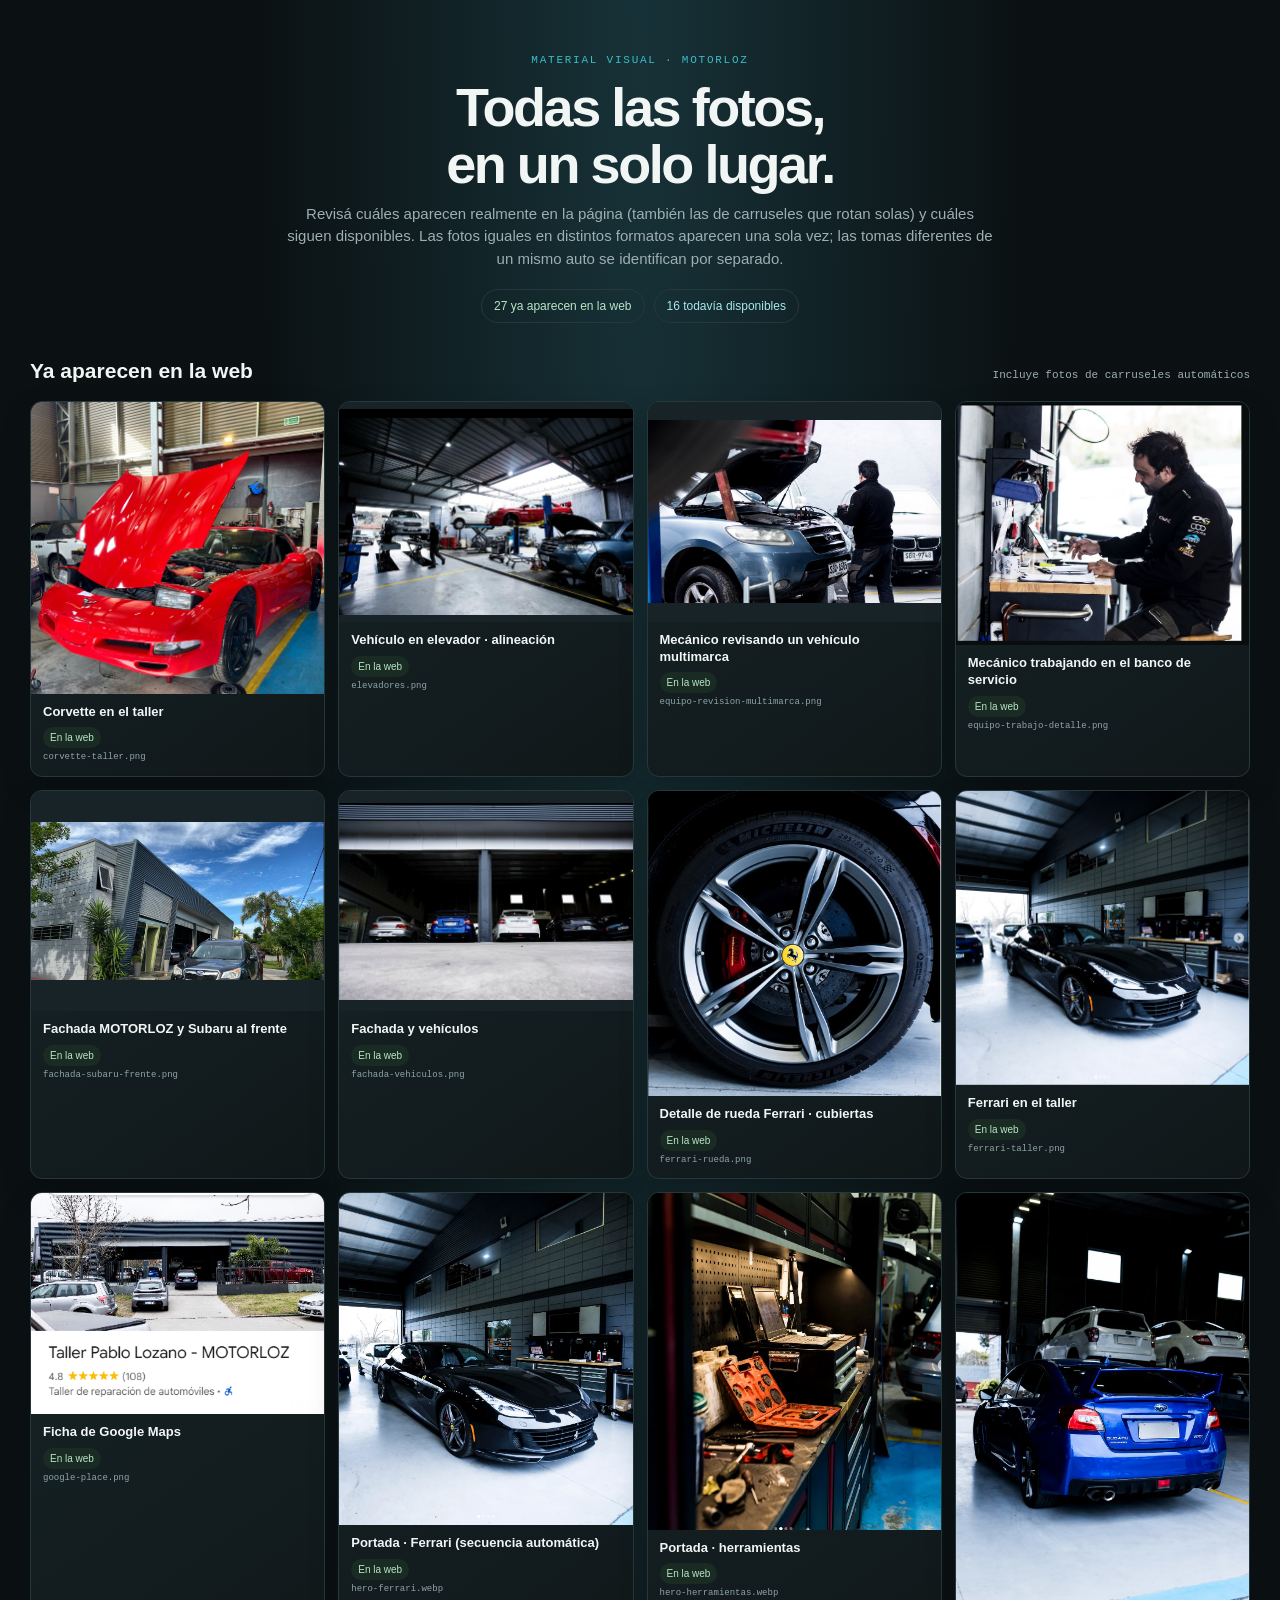
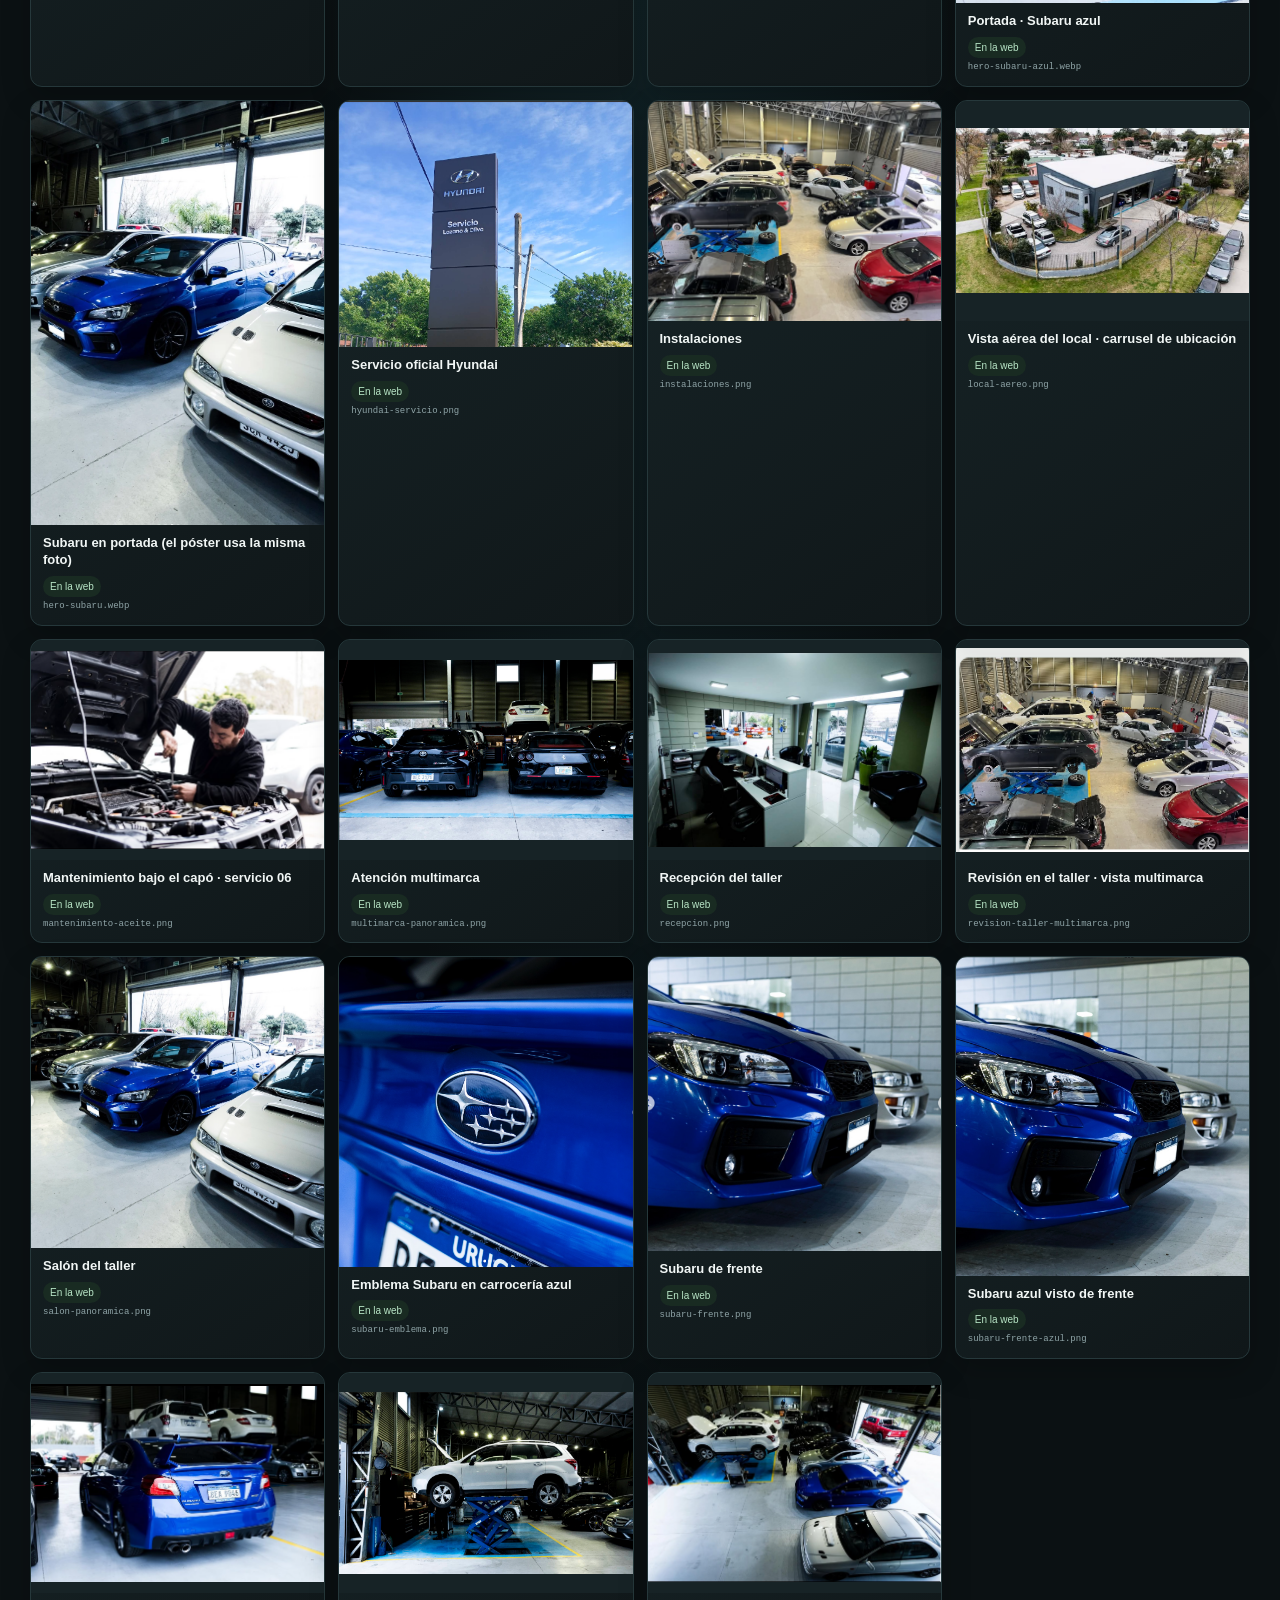
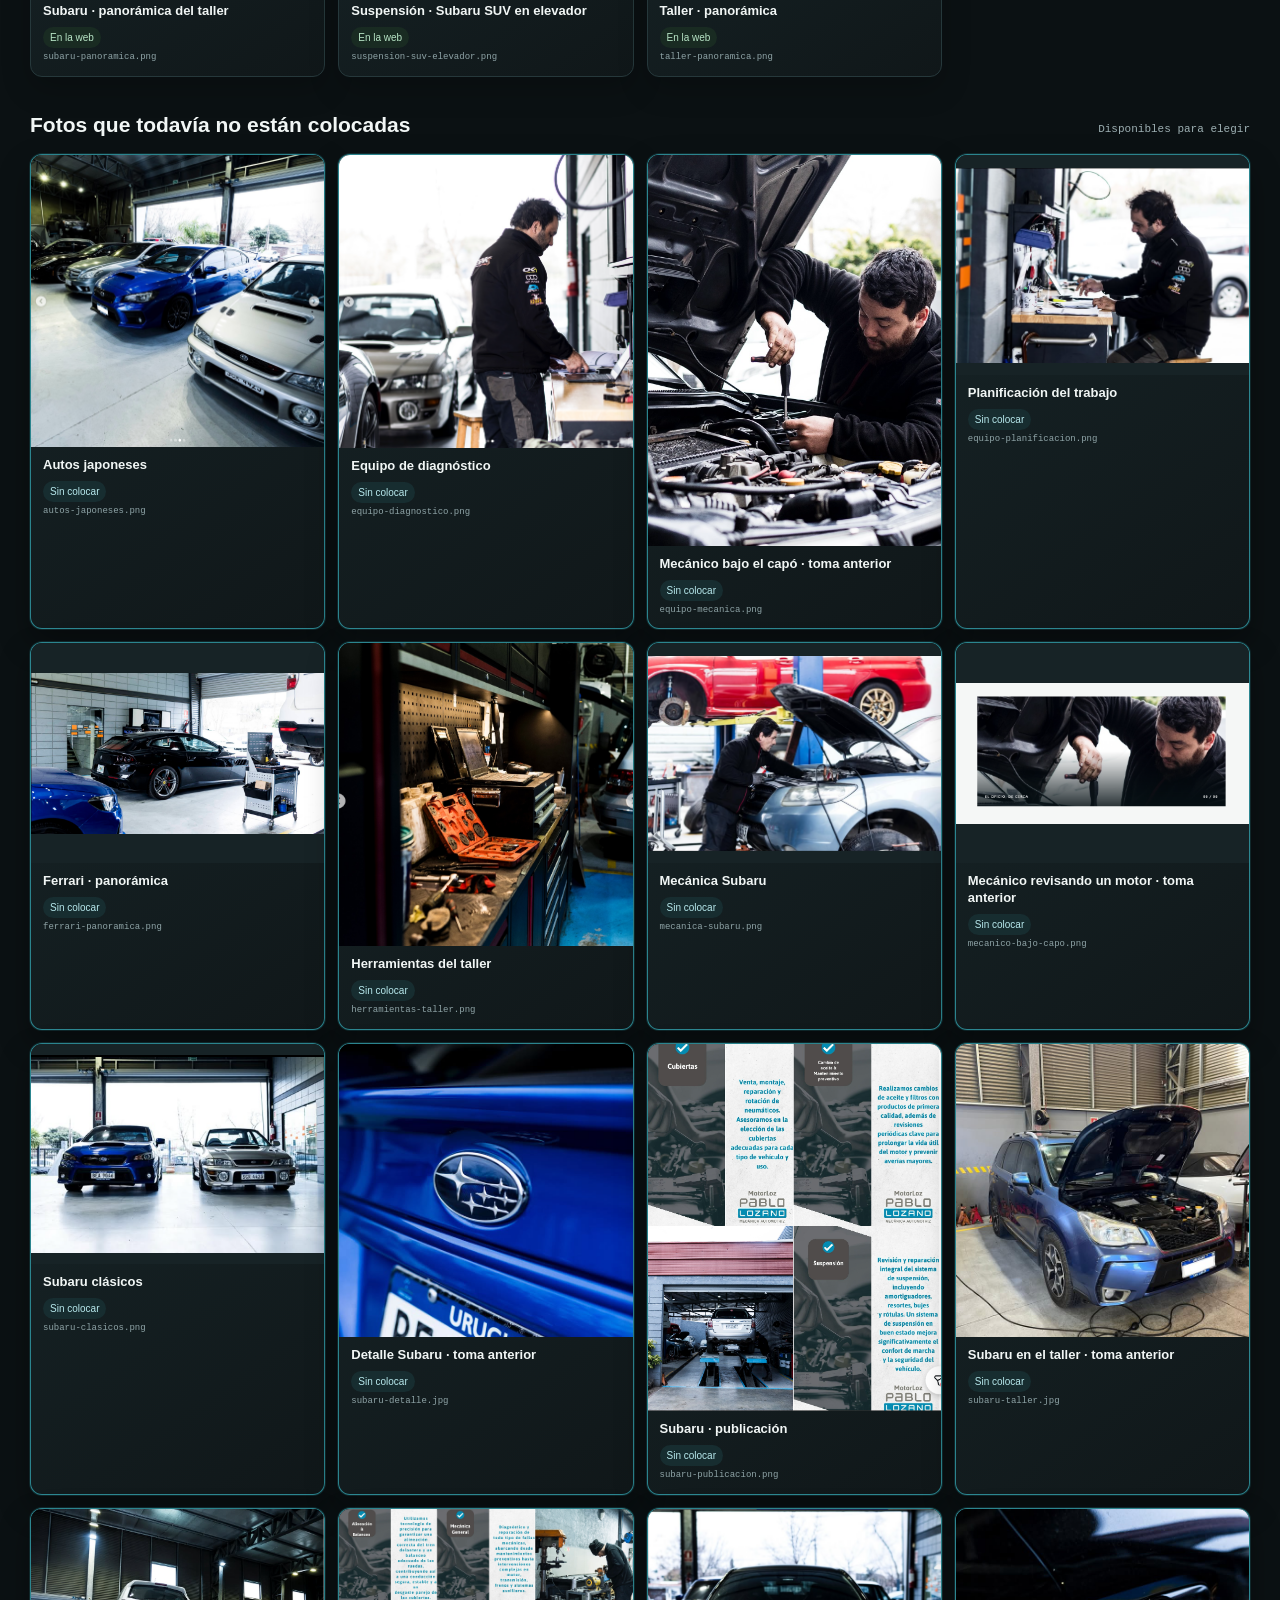
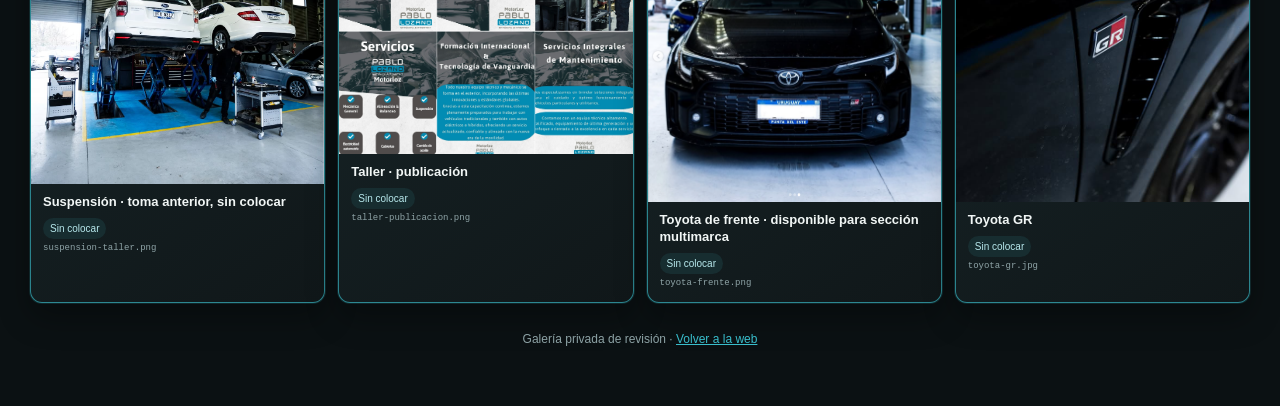
<file: fotos-no-usadas.html>
<!doctype html><html lang="es"><head><meta charset="utf-8"><meta name="viewport" content="width=device-width, initial-scale=1"><title>Inventario visual de fotos · MOTORLOZ</title><style>:root{color-scheme:dark;--ink:#0b1113;--line:#26383b;--cyan:#39bdcb;--muted:#9dafb2}*{box-sizing:border-box}body{margin:0;background:radial-gradient(ellipse at 50% 0%,#173238 0,transparent 42%),var(--ink);color:#f1f6f5;font:15px/1.5 "Segoe UI",sans-serif}.wrap{width:min(1220px,calc(100% - 36px));margin:auto;padding:42px 0 58px}header{text-align:center;margin:0 auto 28px}header p{color:var(--cyan);font:11px/1.4 Consolas,monospace;letter-spacing:.16em;text-transform:uppercase}h1{margin:10px 0;font-size:clamp(32px,6vw,54px);line-height:1.05;letter-spacing:-.045em}header>div{max-width:710px;margin:auto;color:var(--muted)}.totals{display:flex;justify-content:center;gap:9px;flex-wrap:wrap;margin-top:19px}.totals span{padding:7px 12px;border:1px solid var(--line);border-radius:999px;font-size:12px}.totals .green{color:#b8e5c6}.totals .blue{color:#a6e8ef}section{margin-top:32px}h2{margin:0 0 14px;font-size:21px;display:flex;justify-content:space-between;align-items:baseline;gap:10px}h2 small{color:var(--muted);font:11px Consolas,monospace}.grid{display:grid;grid-template-columns:repeat(4,minmax(0,1fr));gap:13px}.card{overflow:hidden;border:1px solid var(--line);border-radius:12px;background:linear-gradient(145deg,#172528,#101719);box-shadow:0 12px 30px #0003}.card.available{border-color:rgba(57,189,203,.65);box-shadow:0 0 0 1px #39bdcb26,0 14px 32px #0005}.photo{aspect-ratio:4/3;background:#172326;display:grid;place-items:center}.photo img{width:100%;height:100%;display:block;object-fit:contain}.meta{padding:10px 12px 12px}.meta strong{display:block;font-size:13px;line-height:1.3}.meta>span{display:inline-flex;margin:7px 0 4px;padding:3px 7px;border-radius:999px;background:#172d30;color:#b7e8ec;font-size:10px}.card.used .meta>span{background:#192b22;color:#b8e5c6}.meta small{display:block;overflow-wrap:anywhere;color:#8fa4a7;font:9px/1.3 Consolas,monospace}.foot{text-align:center;color:#8da2a5;font-size:12px;margin:27px auto 0}.foot a{color:var(--cyan)}@media(max-width:900px){.grid{grid-template-columns:repeat(3,minmax(0,1fr))}}@media(max-width:620px){.wrap{width:min(100% - 26px,520px);padding-top:28px}.grid{grid-template-columns:repeat(2,minmax(0,1fr));gap:9px}h2{font-size:18px}.meta{padding:9px}.meta strong{font-size:11px}.meta small{font-size:8px}.photo{aspect-ratio:1/1}}@media(max-width:370px){.grid{grid-template-columns:1fr}.photo{aspect-ratio:4/3}}
</style></head><body><main class="wrap"><header><p>Material visual · MOTORLOZ</p><h1>Todas las fotos,<br>en un solo lugar.</h1><div>Revisá cuáles aparecen realmente en la página (también las de carruseles que rotan solas) y cuáles siguen disponibles. Las fotos iguales en distintos formatos aparecen una sola vez; las tomas diferentes de un mismo auto se identifican por separado.</div><div class="totals"><span class="green" id="used-total"></span><span class="blue" id="available-total"></span></div></header><section><h2>Ya aparecen en la web <small>Incluye fotos de carruseles automáticos</small></h2><div class="grid" id="used-grid"></div></section><section><h2>Fotos que todavía no están colocadas <small>Disponibles para elegir</small></h2><div class="grid" id="available-grid"></div></section><p class="foot">Galería privada de revisión · <a href="/?redesign=final#inicio">Volver a la web</a></p></main><script>const photos=[['autos-japoneses.png','Autos japoneses',false],
['corvette-taller.png','Corvette en el taller',true],
['elevadores.png','Vehículo en elevador · alineación',true],
['equipo-diagnostico.png','Equipo de diagnóstico',false],
['equipo-mecanica.png','Mecánico bajo el capó · toma anterior',false],
['equipo-planificacion.png','Planificación del trabajo',false],
['equipo-revision-multimarca.png','Mecánico revisando un vehículo multimarca',true],
['equipo-trabajo-detalle.png','Mecánico trabajando en el banco de servicio',true],
['fachada-subaru-frente.png','Fachada MOTORLOZ y Subaru al frente',true],
['fachada-vehiculos.png','Fachada y vehículos',true],
['ferrari-panoramica.png','Ferrari · panorámica',false],
['ferrari-rueda.png','Detalle de rueda Ferrari · cubiertas',true],
['ferrari-taller.png','Ferrari en el taller',true],
['google-place.png','Ficha de Google Maps',true],
['hero-ferrari.webp','Portada · Ferrari (secuencia automática)',true],
['hero-herramientas.webp','Portada · herramientas',true],
['hero-subaru-azul.webp','Portada · Subaru azul',true],
['hero-subaru.webp','Subaru en portada (el póster usa la misma foto)',true],
['herramientas-taller.png','Herramientas del taller',false],
['hyundai-servicio.png','Servicio oficial Hyundai',true],
['instalaciones.png','Instalaciones',true],
['local-aereo.png','Vista aérea del local · carrusel de ubicación',true],
['mantenimiento-aceite.png','Mantenimiento bajo el capó · servicio 06',true],
['mecanica-subaru.png','Mecánica Subaru',false],
['mecanico-bajo-capo.png','Mecánico revisando un motor · toma anterior',false],
['multimarca-panoramica.png','Atención multimarca',true],
['recepcion.png','Recepción del taller',true],
['revision-taller-multimarca.png','Revisión en el taller · vista multimarca',true],
['salon-panoramica.png','Salón del taller',true],
['subaru-clasicos.png','Subaru clásicos',false],
['subaru-detalle.jpg','Detalle Subaru · toma anterior',false],
['subaru-emblema.png','Emblema Subaru en carrocería azul',true],
['subaru-frente.png','Subaru de frente',true],
['subaru-frente-azul.png','Subaru azul visto de frente',true],
['subaru-panoramica.png','Subaru · panorámica del taller',true],
['subaru-publicacion.png','Subaru · publicación',false],
['subaru-taller.jpg','Subaru en el taller · toma anterior',false],
['suspension-suv-elevador.png','Suspensión · Subaru SUV en elevador',true],
['suspension-taller.png','Suspensión · toma anterior, sin colocar',false],
['taller-panoramica.png','Taller · panorámica',true],
['taller-publicacion.png','Taller · publicación',false],
['toyota-frente.png','Toyota de frente · disponible para sección multimarca',false],
['toyota-gr.jpg','Toyota GR',false]];const groups=[[true,'used-grid','En la web'],[false,'available-grid','Sin colocar']];for(const [used,id,badge] of groups){const grid=document.getElementById(id);for(const [file,label,isUsed] of photos.filter(photo=>photo[2]===used)){const card=document.createElement('article');card.className='card '+(used?'used':'available');const photo=document.createElement('div');photo.className='photo';const img=document.createElement('img');img.src='assets/'+file;img.loading='lazy';img.alt=label;photo.append(img);const meta=document.createElement('div');meta.className='meta';const title=document.createElement('strong');title.textContent=label;const status=document.createElement('span');status.textContent=badge;const name=document.createElement('small');name.textContent=file;meta.append(title,status,name);card.append(photo,meta);grid.append(card)}}document.getElementById('used-total').textContent=photos.filter(p=>p[2]).length+' ya aparecen en la web';document.getElementById('available-total').textContent=photos.filter(p=>!p[2]).length+' todavía disponibles';</script></body></html>
</file>
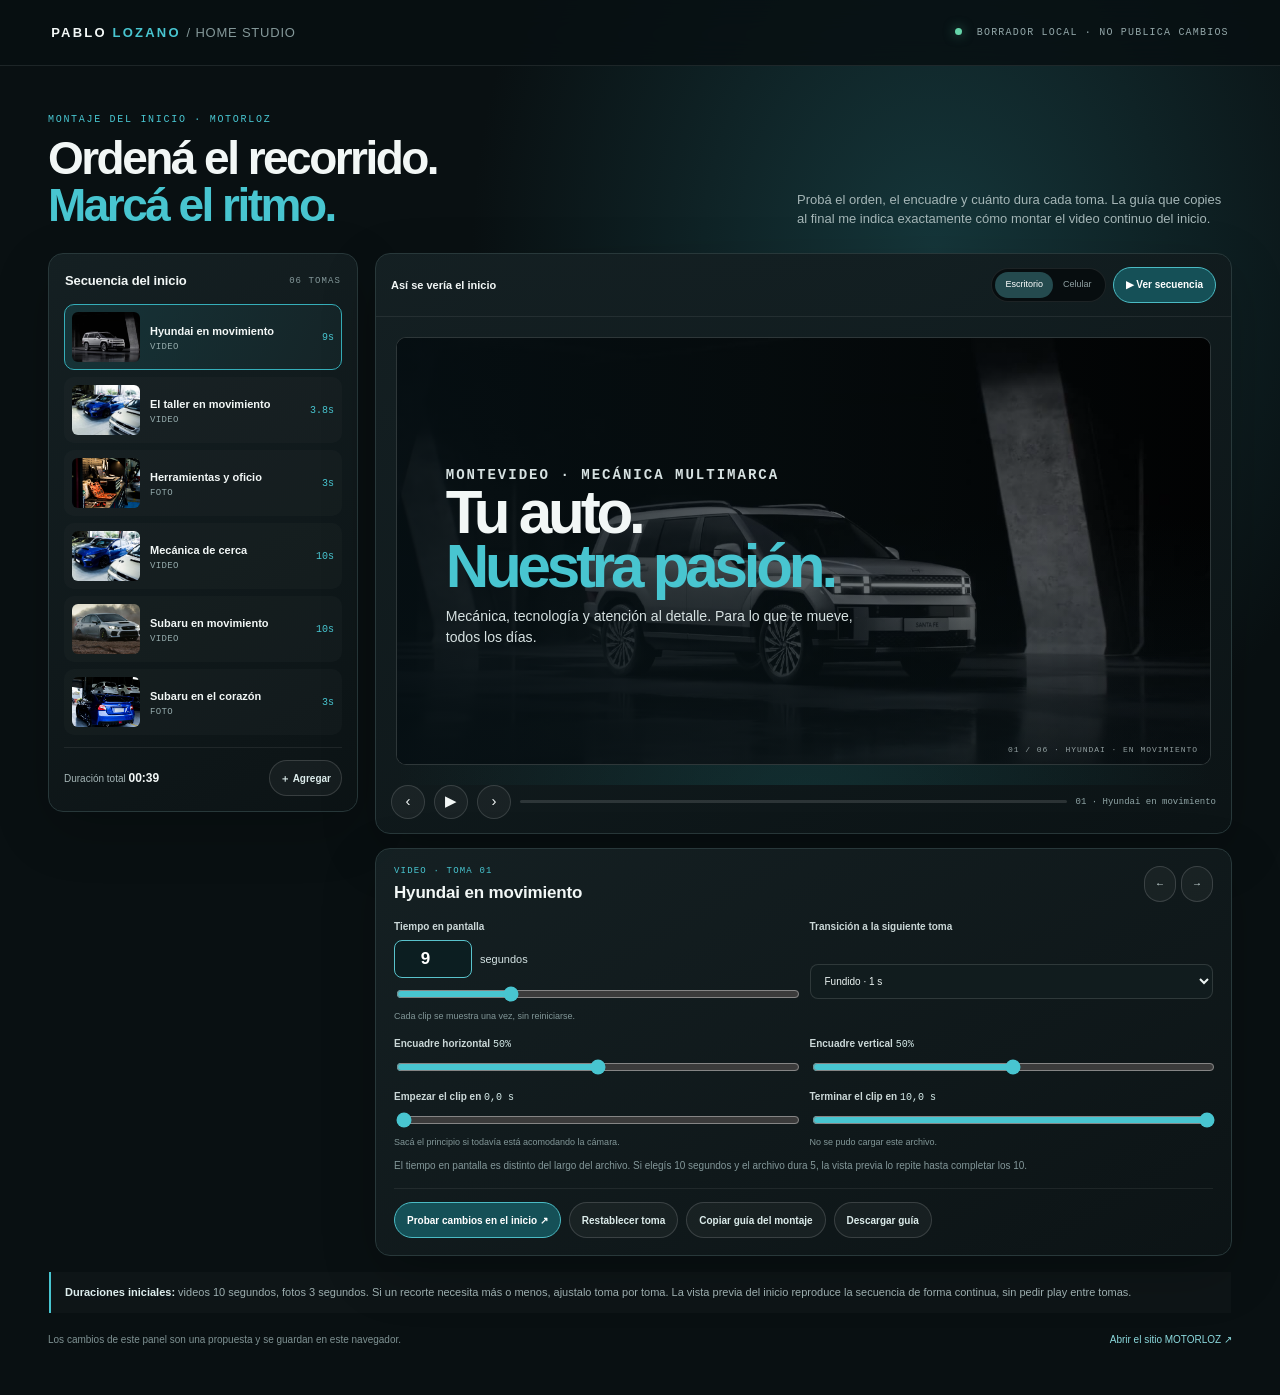
<file: home-sequence-studio.html>
<!doctype html>
<html lang="es-UY">
<head>
  <meta charset="utf-8">
  <meta name="viewport" content="width=device-width,initial-scale=1">
  <meta name="robots" content="noindex,nofollow">
  <meta name="theme-color" content="#0b1214">
  <title>Montaje del inicio · MOTORLOZ</title>
  <style>
    :root{color-scheme:dark;--bg:#091012;--panel:#10191b;--panel2:#142124;--line:#28383a;--text:#f2f7f6;--muted:#a5b6b7;--teal:#48c5d0;--lime:#65d5aa;font:15px/1.5 "Segoe UI Variable Text","Segoe UI",Arial,sans-serif}*{box-sizing:border-box}body{margin:0;background:radial-gradient(ellipse at 73% 18%,#15363a 0,transparent 35%),var(--bg);color:var(--text);min-height:100vh}button,input,select{font:inherit}button{color:inherit}.topbar{height:66px;display:flex;align-items:center;justify-content:space-between;padding:0 clamp(18px,4vw,56px);border-bottom:1px solid #ffffff17;background:#081012d9;position:sticky;top:0;z-index:5;backdrop-filter:blur(14px)}.brand{font-size:13px;letter-spacing:.17em;font-weight:700}.brand span{color:var(--teal)}.top-status{font:10px/1.4 ui-monospace,Consolas,monospace;letter-spacing:.12em;color:#93a7a9}.top-status i{display:inline-block;width:7px;height:7px;margin-right:8px;border-radius:50%;background:var(--lime);box-shadow:0 0 12px #65d5aa88}.shell{max-width:1510px;margin:auto;padding:clamp(22px,4vw,48px)}.intro{display:flex;align-items:flex-end;justify-content:space-between;gap:28px;margin-bottom:24px}.kicker{font:10px ui-monospace,Consolas,monospace;letter-spacing:.17em;color:var(--teal);margin:0 0 10px}.intro h1{font-size:clamp(28px,4vw,46px);line-height:1.02;letter-spacing:-.055em;margin:0}.intro h1 em{font-style:normal;color:var(--teal)}.intro-copy{max-width:435px;color:var(--muted);font-size:13px;margin:0}.workspace{display:grid;grid-template-columns:minmax(250px,310px) minmax(0,1fr);gap:17px;align-items:start}.panel{border:1px solid var(--line);border-radius:15px;background:linear-gradient(150deg,#152124ed,#0c1416ed);box-shadow:0 18px 55px #0003}.timeline{padding:15px}.panel-head{display:flex;align-items:center;justify-content:space-between;gap:10px;padding:2px 1px 14px}.panel-head h2,.inspector h2{font-size:13px;letter-spacing:-.01em;margin:0}.muted-label{font:9px ui-monospace,Consolas,monospace;letter-spacing:.12em;color:#84989a}.scene-list{display:grid;gap:7px}.scene{display:grid;grid-template-columns:68px minmax(0,1fr) 27px;align-items:center;gap:10px;min-height:66px;padding:7px;border:1px solid transparent;border-radius:10px;background:#ffffff05;cursor:pointer;text-align:left;transition:.2s}.scene:hover{background:#ffffff0b;border-color:#ffffff14}.scene.active{border-color:#35aeb9;background:linear-gradient(110deg,#1b555c66,#152427)}.scene img{width:68px;height:50px;object-fit:cover;border-radius:6px;background:#202d2f}.scene-copy{min-width:0;display:grid;gap:2px}.scene-copy strong{font-size:11px;overflow:hidden;text-overflow:ellipsis;white-space:nowrap}.scene-copy small{font:9px ui-monospace,Consolas,monospace;letter-spacing:.04em;color:#94aaab}.duration-badge{justify-self:end;color:var(--teal);font:10px ui-monospace,Consolas,monospace}.timeline-foot{display:flex;justify-content:space-between;align-items:center;gap:8px;margin-top:12px;padding-top:12px;border-top:1px solid #ffffff13}.duration-total{font-size:10px;color:var(--muted)}.duration-total b{color:var(--text);font-size:12px}.button{display:inline-flex;align-items:center;justify-content:center;gap:7px;min-height:36px;padding:0 12px;border:1px solid #ffffff25;border-radius:999px;background:#ffffff0a;color:#dceceb;font-size:10px;font-weight:650;cursor:pointer;transition:.18s}.button:hover{border-color:#53c7d0;background:#1b5157}.button.primary{border-color:#4bbbc4;background:#155057;color:white}.button.subtle{padding:0 10px}.button:focus-visible,input:focus-visible,select:focus-visible{outline:2px solid #50cbd4;outline-offset:2px}.stage-column{display:grid;gap:14px;min-width:0}.preview.panel{overflow:hidden}.preview-head{display:flex;align-items:center;justify-content:space-between;gap:12px;padding:13px 15px;border-bottom:1px solid #ffffff12}.preview-head strong{font-size:11px}.preview-actions{display:flex;align-items:center;gap:7px}.switcher{display:flex;padding:3px;border:1px solid #ffffff17;border-radius:999px;background:#070d0f}.switcher button{border:0;border-radius:999px;background:transparent;padding:6px 10px;color:#90a1a3;font-size:9px;cursor:pointer}.switcher button[aria-pressed=true]{background:#244a4e;color:white}.canvas-wrap{padding:clamp(10px,2vw,20px);background:radial-gradient(ellipse at 50% 115%,#164b4d77,transparent 68%)}.canvas{position:relative;aspect-ratio:16/8.4;overflow:hidden;border:1px solid #ffffff20;border-radius:10px;background:#101a1d;isolation:isolate}.canvas.mobile{width:min(360px,70%);aspect-ratio:9/16;margin:auto}.canvas-media{position:absolute;inset:0;width:100%;height:100%;object-fit:cover;object-position:50% 50%;opacity:0;transition:opacity .7s ease,object-position .25s;z-index:-1}.canvas-media.visible{opacity:1}.canvas:after{position:absolute;content:"";inset:0;z-index:-1;background:linear-gradient(90deg,#061014df 0%,#08121599 45%,#06101417 100%),linear-gradient(0deg,#081114bd,transparent 58%)}.preview-copy{position:absolute;left:6%;top:50%;width:52%;max-width:570px;transform:translateY(-50%);pointer-events:none}.canvas.mobile .preview-copy{left:6%;top:auto;bottom:7%;width:88%;transform:none}.preview-eyebrow{font:700 clamp(6px,.8vw,10px) ui-monospace,Consolas,monospace;letter-spacing:.14em;color:#d7e8e8;margin:0 0 .9em}.preview-copy h3{font-size:clamp(21px,4.7vw,69px);line-height:.9;letter-spacing:-.07em;margin:0;max-width:100%;text-wrap:balance}.canvas.mobile .preview-copy h3{font-size:clamp(27px,8vw,37px)}.preview-copy h3 em{display:block;color:var(--teal);font-style:normal}.preview-copy p{font-size:clamp(8px,1.1vw,15px);color:#d6e1e1;line-height:1.5;margin:.8em 0 0}.canvas.mobile .preview-copy p{font-size:11px}.preview-caption{position:absolute;right:12px;bottom:10px;font:8px ui-monospace,Consolas,monospace;letter-spacing:.12em;color:#d4e4e4aa}.preview-controls{display:flex;align-items:center;gap:9px;padding:0 15px 14px}.preview-controls button{width:34px;height:34px;border:1px solid #ffffff22;border-radius:50%;background:#ffffff0b;cursor:pointer}.preview-controls button:hover{border-color:var(--teal)}.progress{height:3px;flex:1;border-radius:5px;background:#ffffff20;overflow:hidden}.progress i{display:block;width:0;height:100%;background:var(--teal)}.now-playing{min-width:118px;font:9px ui-monospace,Consolas,monospace;color:#8fa4a5;text-align:right}.inspector{padding:17px 18px}.inspector-top{display:flex;justify-content:space-between;align-items:flex-start;gap:12px;margin-bottom:14px}.inspector-title{display:grid;gap:4px}.inspector-title small{font:9px ui-monospace,Consolas,monospace;letter-spacing:.13em;color:var(--teal)}.inspector-title h2{font-size:17px}.field-grid{display:grid;grid-template-columns:repeat(2,minmax(0,1fr));gap:12px}.field{display:grid;gap:6px;min-width:0}.field label{font-size:10px;font-weight:650;color:#cbd8d8}.field .hint{font-size:9px;color:#829798}.field input[type=range]{width:100%;accent-color:var(--teal)}.range-value{font:10px ui-monospace,Consolas,monospace;color:#d7eceb}.field select{height:35px;padding:0 10px;border:1px solid #ffffff20;border-radius:8px;background:#111c1e;color:#ecf4f3;font-size:10px}.range-row{display:grid;grid-template-columns:1fr auto;gap:8px;align-items:center}.crop-controls{display:grid;gap:11px}.crop-hint{margin:9px 0 0;color:#839799;font-size:10px}.inspector-actions{display:flex;flex-wrap:wrap;gap:8px;margin-top:15px;padding-top:13px;border-top:1px solid #ffffff12}.notice{margin:16px 1px 0;padding:12px 14px;border-left:2px solid var(--teal);color:#9caeaf;background:#ffffff05;font-size:11px;line-height:1.55}.notice strong{color:#deeeee}.footer-note{display:flex;justify-content:space-between;gap:20px;margin-top:19px;color:#7f9293;font-size:10px}.footer-note a{color:#8cd9dd;text-decoration:none}.file-input{display:none}.toast{position:fixed;left:50%;bottom:22px;transform:translate(-50%,12px);opacity:0;pointer-events:none;padding:10px 15px;border:1px solid #55c7d0;border-radius:999px;background:#10272a;color:white;font-size:11px;transition:.2s;z-index:8}.toast.on{opacity:1;transform:translate(-50%,0)}
    .duration-input{display:flex;align-items:center;gap:8px}.duration-input input{width:78px;height:38px;padding:0 9px;border:1px solid #59c3cc;border-radius:8px;background:#0c1e21;color:#fff;font-size:17px;font-weight:700;text-align:center}.duration-input span{font-size:11px;color:#d4e3e3}.canvas-media{transition:opacity var(--preview-transition,.7s) ease,object-position .25s}
    @media(max-width:850px){.shell{padding:24px 16px 35px}.intro{display:grid;align-items:start;gap:12px}.intro-copy{max-width:620px}.workspace{grid-template-columns:1fr}.timeline{order:2}.stage-column{order:1}.scene-list{grid-template-columns:repeat(2,minmax(0,1fr))}.scene{grid-template-columns:58px minmax(0,1fr) 24px}.scene img{width:58px;height:45px}.field-grid{grid-template-columns:repeat(2,minmax(0,1fr))}}
    @media(max-width:520px){.topbar{height:56px;padding-inline:15px}.top-status{font-size:8px}.shell{padding:23px 12px 30px}.intro h1{font-size:31px}.intro-copy{font-size:12px}.preview-head{padding:10px}.preview-actions{gap:4px}.preview-head strong{font-size:10px}.switcher button{padding:6px 8px}.button.subtle{font-size:9px;padding-inline:9px}.canvas-wrap{padding:8px}.canvas{aspect-ratio:9/11}.canvas.mobile{width:100%;aspect-ratio:9/16}.preview-copy{left:5%;top:auto;bottom:7%;width:88%;transform:none}.preview-copy h3{font-size:clamp(31px,9vw,44px)}.preview-copy p{font-size:11px}.preview-eyebrow{font-size:7px}.preview-controls{padding:0 10px 11px}.now-playing{min-width:77px;font-size:8px}.inspector{padding:14px}.field-grid{gap:10px}.scene-list{grid-template-columns:1fr 1fr;gap:5px}.scene{grid-template-columns:45px minmax(0,1fr);gap:7px;min-height:59px;padding:5px}.scene img{width:45px;height:43px}.duration-badge{display:none}.scene-copy strong{font-size:10px}.scene-copy small{font-size:8px}.timeline-foot{align-items:flex-start;flex-wrap:wrap}.footer-note{display:grid;gap:5px}}
    @media(prefers-reduced-motion:reduce){*,*:before,*:after{scroll-behavior:auto!important;transition:none!important}}
  </style>
</head>
<body>
  <header class="topbar"><div class="brand">PABLO <span>LOZANO</span> <span style="color:#849899;font-weight:500;letter-spacing:.06em">/ HOME STUDIO</span></div><div class="top-status"><i></i> BORRADOR LOCAL · NO PUBLICA CAMBIOS</div></header>
  <main class="shell">
    <section class="intro"><div><p class="kicker">MONTAJE DEL INICIO · MOTORLOZ</p><h1>Ordená el recorrido.<br><em>Marcá el ritmo.</em></h1></div><p class="intro-copy">Probá el orden, el encuadre y cuánto dura cada toma. La guía que copies al final me indica exactamente cómo montar el video continuo del inicio.</p></section>
    <div class="workspace">
      <aside class="panel timeline" aria-label="Orden de escenas">
        <div class="panel-head"><h2>Secuencia del inicio</h2><span class="muted-label" id="scene-count">06 TOMAS</span></div>
        <div class="scene-list" id="scene-list"></div>
        <div class="timeline-foot"><span class="duration-total">Duración total <b id="total-duration">00:00</b></span><div style="display:flex;gap:6px"><button class="button subtle" id="add-media" type="button">＋ Agregar</button><input class="file-input" id="file-input" type="file" accept="image/*,video/*" multiple></div></div>
      </aside>
      <section class="stage-column">
        <div class="panel preview">
          <div class="preview-head"><strong>Así se vería el inicio</strong><div class="preview-actions"><div class="switcher" aria-label="Tamaño de vista"><button type="button" data-view="desktop" aria-pressed="true">Escritorio</button><button type="button" data-view="mobile" aria-pressed="false">Celular</button></div><button class="button primary" id="play-sequence" type="button">▶ Ver secuencia</button></div></div>
          <div class="canvas-wrap"><div class="canvas" id="canvas"><img class="canvas-media visible" id="preview-image" alt=""><video class="canvas-media" id="preview-video" muted playsinline preload="metadata"></video><div class="preview-copy"><p class="preview-eyebrow">MONTEVIDEO · MECÁNICA MULTIMARCA</p><h3>Tu auto.<em id="hero-word">Nuestra pasión.</em></h3><p>Mecánica, tecnología y atención al detalle. Para lo que te mueve, todos los días.</p></div><span class="preview-caption" id="preview-caption">01 / 06 · HYUNDAI EN MOVIMIENTO</span></div></div>
          <div class="preview-controls"><button type="button" id="prev-scene" aria-label="Toma anterior">‹</button><button type="button" id="play-current" aria-label="Reproducir toma seleccionada">▶</button><button type="button" id="next-scene" aria-label="Toma siguiente">›</button><div class="progress"><i id="progress-fill"></i></div><span class="now-playing" id="now-playing">01 · Hyundai en movimiento</span></div>
        </div>
        <section class="panel inspector" aria-label="Ajustes de toma"><div class="inspector-top"><div class="inspector-title"><small id="media-type">VIDEO · TOMA 01</small><h2 id="selected-title">Hyundai en movimiento</h2></div><div style="display:flex;gap:5px"><button class="button subtle" id="move-left" type="button" aria-label="Mover antes">←</button><button class="button subtle" id="move-right" type="button" aria-label="Mover después">→</button></div></div>
          <div class="field-grid"><div class="field"><label for="duration-number">Tiempo en pantalla</label><div class="duration-input"><input id="duration-number" type="number" min="1" max="30" step="0.1" value="10" inputmode="numeric" aria-label="Segundos de esta toma"><span>segundos</span></div><input id="duration" type="range" min="1" max="30" step="0.1" value="10" aria-label="Ajustar segundos de esta toma"><span class="hint" id="duration-hint">Cada video se reproduce una vez durante este tiempo.</span></div><div class="field"><label for="transition">Transición a la siguiente toma</label><select id="transition"><option value="0.6">Suave · 0,6 s</option><option value="1" selected>Fundido · 1 s</option><option value="1.5">Lenta · 1,5 s</option><option value="0">Corte directo</option></select></div>
            <div class="field"><label for="focus-x">Encuadre horizontal <span class="range-value" id="focus-x-value">50%</span></label><input id="focus-x" type="range" min="0" max="100" step="1" value="50"></div><div class="field"><label for="focus-y">Encuadre vertical <span class="range-value" id="focus-y-value">50%</span></label><input id="focus-y" type="range" min="0" max="100" step="1" value="50"></div>
            <div class="field trim-field"><label for="trim-start">Empezar el clip en <span class="range-value" id="trim-start-value">0,0 s</span></label><input id="trim-start" type="range" min="0" max="10" step="0.1" value="0"><span class="hint">Sacá el principio si todavía está acomodando la cámara.</span></div><div class="field trim-field"><label for="trim-end">Terminar el clip en <span class="range-value" id="trim-end-value">10,0 s</span></label><input id="trim-end" type="range" min="1" max="10" step="0.1" value="10"><span class="hint" id="source-duration">Cargá la duración para afinar el recorte.</span></div>
          </div><p class="crop-hint">El tiempo en pantalla es distinto del largo del archivo. Si elegís 10 segundos y el archivo dura 5, la vista previa lo repite hasta completar los 10.</p><div class="inspector-actions"><button class="button primary" id="try-home" type="button">Probar cambios en el inicio ↗</button><button class="button" id="reset-scene" type="button">Restablecer toma</button><button class="button" id="copy-guide" type="button">Copiar guía del montaje</button><button class="button" id="download-guide" type="button">Descargar guía</button></div>
        </section>
      </section>
    </div>
    <p class="notice"><strong>Duraciones iniciales:</strong> videos 10 segundos, fotos 3 segundos. Si un recorte necesita más o menos, ajustalo toma por toma. La vista previa del inicio reproduce la secuencia de forma continua, sin pedir play entre tomas.</p>
    <div class="footer-note"><span>Los cambios de este panel son una propuesta y se guardan en este navegador.</span><a href="/" target="_blank" rel="noopener">Abrir el sitio MOTORLOZ ↗</a></div>
  </main>
  <div class="toast" id="toast" role="status" aria-live="polite"></div>
  <script src="home-sequence-studio.js?v=20261003-5"></script>
</body>
</html>
</file>
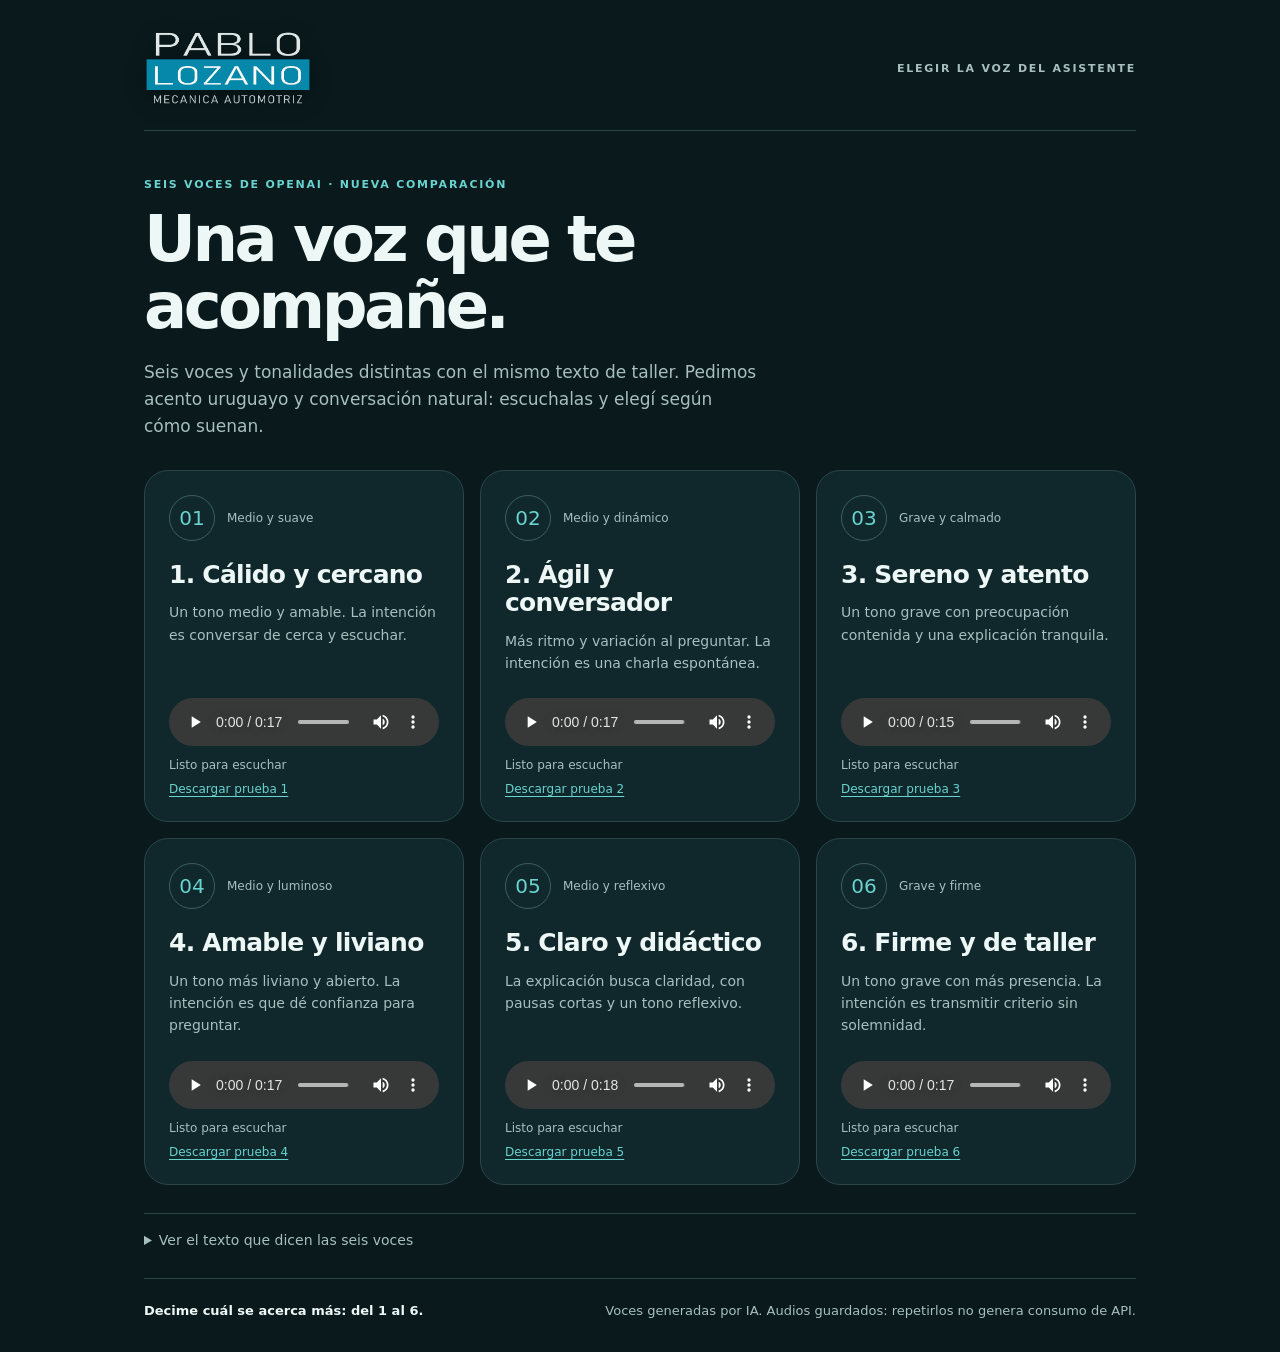
<file: pruebas-de-voz.html>
<!doctype html>
<html lang="es-UY">
<head>
  <meta charset="utf-8">
  <meta name="viewport" content="width=device-width, initial-scale=1, viewport-fit=cover">
  <meta name="robots" content="noindex,nofollow">
  <title>Elegir la voz · MOTORLOZ</title>
  <style>
    :root { color-scheme: dark; --bg: #09191c; --card: #10282c; --ink: #edf7f5; --muted: #a7bfbe; --accent: #68d3cf; --line: #2b4548; --radius: 24px; }
    * { box-sizing: border-box; }
    body { margin: 0; background: var(--bg); color: var(--ink); font-family: "Aptos", "Segoe UI", system-ui, sans-serif; }
    main { max-width: 1040px; margin: auto; padding: max(30px, env(safe-area-inset-top)) 24px max(32px, env(safe-area-inset-bottom)); }
    .brand { display: flex; align-items: center; justify-content: space-between; gap: 16px; padding-bottom: 24px; border-bottom: 1px solid var(--line); }
    .brand img { width: 168px; height: auto; display: block; object-fit: contain; filter: drop-shadow(0 4px 10px #0005); }
    .brand span, .eyebrow { font-size: 11px; text-transform: uppercase; letter-spacing: .16em; font-weight: 650; color: var(--muted); }
    .intro { max-width: 690px; padding: 42px 0 30px; }
    .eyebrow { color: var(--accent); }
    h1 { font-size: clamp(36px, 6vw, 64px); font-weight: 650; letter-spacing: -.055em; line-height: 1.05; margin: 14px 0 18px; }
    .intro p { color: var(--muted); max-width: 620px; font-size: 17px; line-height: 1.6; margin: 0; }
    .samples { display: grid; grid-template-columns: repeat(3, minmax(0, 1fr)); gap: 16px; }
    article { border-radius: var(--radius); border: 1px solid var(--line); background: var(--card); padding: 24px; display: flex; flex-direction: column; min-width: 0; transition: border-color .2s, background .2s; }
    article.playing { border-color: var(--accent); background: #143338; }
    .sample-label { display: flex; align-items: center; gap: 12px; margin-bottom: 20px; }
    .tone { color: var(--muted); font-size: 12px; }
    .number { width: 46px; height: 46px; border: 1px solid #3a6063; border-radius: 50%; display: grid; place-items: center; color: var(--accent); font-size: 20px; margin-bottom: 0; flex-shrink: 0; font-variant-numeric: tabular-nums; }
    h2 { font-size: 25px; line-height: 1.13; letter-spacing: -.03em; margin: 0 0 12px; }
    article p { color: var(--muted); line-height: 1.6; font-size: 14px; margin: 0 0 24px; }
    .player { margin-top: auto; }
    audio { display: block; width: 100%; height: 48px; }
    .state { display: block; min-height: 20px; margin-top: 12px; font-size: 12px; color: var(--muted); }
    .download { font-size: 12px; color: var(--accent); text-underline-offset: 3px; }
    details { margin-top: 28px; border-top: 1px solid var(--line); border-bottom: 1px solid var(--line); padding: 18px 0; }
    summary { cursor: pointer; color: var(--muted); font-size: 14px; min-height: 28px; }
    blockquote { color: #c9dfdc; margin: 16px 0 0; max-width: 740px; line-height: 1.7; font-size: 15px; }
    footer { display: flex; justify-content: space-between; gap: 20px; padding-top: 22px; color: var(--muted); font-size: 13px; line-height: 1.5; }
    footer strong { color: var(--ink); font-weight: 600; }
    :focus-visible { outline: 2px solid var(--accent); outline-offset: 5px; }
    @media(max-width: 760px) {
      main { padding-inline: 18px; }
      .brand img { width: 140px; height: auto; }
      .brand span { font-size: 9px; max-width: 96px; text-align: right; line-height: 1.5; }
      .intro { padding: 32px 0 26px; }
      .intro p { font-size: 15px; }
      .samples { grid-template-columns: 1fr; gap: 14px; }
      article { padding: 22px; }
      .number { width: 36px; height: 36px; font-size: 16px; margin-bottom: 0; }
      h2 { font-size: 24px; }
      article p { margin-bottom: 18px; }
      footer { flex-direction: column; gap: 8px; }
    }
    @media(prefers-reduced-motion: reduce) { article { transition: none; } }
  </style>
</head>
<body>
  <main>
    <header class="brand"><img src="assets/pablo-lozano-logo-dark-transparent.png?v=20261002-mobilebrand4" alt="MOTORLOZ · Taller Pablo Lozano" width="4625" height="2096"><span>Elegir la voz del asistente</span></header>
    <div class="intro">
      <span class="eyebrow">Seis voces de OpenAI · Nueva comparación</span>
      <h1>Una voz que te acompañe.</h1>
      <p>Seis voces y tonalidades distintas con el mismo texto de taller. Pedimos acento uruguayo y conversación natural: escuchalas y elegí según cómo suenan.</p>
    </div>
    <section class="samples" aria-label="Seis pruebas de voz">
      <article>
        <div class="sample-label"><span class="number" aria-hidden="true">01</span><span class="tone">Medio y suave</span></div>
        <h2>1. Cálido y cercano</h2>
        <p>Un tono medio y amable. La intención es conversar de cerca y escuchar.</p>
        <div class="player"><audio controls preload="metadata" aria-label="Escuchar prueba 1: Cálido y cercano" src="assets/voice-styles/seleccion-1.mp3"></audio><span class="state" aria-live="polite">Listo para escuchar</span><a class="download" href="assets/voice-styles/seleccion-1.mp3" download>Descargar prueba 1</a></div>
      </article>
      <article>
        <div class="sample-label"><span class="number" aria-hidden="true">02</span><span class="tone">Medio y dinámico</span></div>
        <h2>2. Ágil y conversador</h2>
        <p>Más ritmo y variación al preguntar. La intención es una charla espontánea.</p>
        <div class="player"><audio controls preload="metadata" aria-label="Escuchar prueba 2: Ágil y conversador" src="assets/voice-styles/seleccion-2.mp3"></audio><span class="state" aria-live="polite">Listo para escuchar</span><a class="download" href="assets/voice-styles/seleccion-2.mp3" download>Descargar prueba 2</a></div>
      </article>
      <article>
        <div class="sample-label"><span class="number" aria-hidden="true">03</span><span class="tone">Grave y calmado</span></div>
        <h2>3. Sereno y atento</h2>
        <p>Un tono grave con preocupación contenida y una explicación tranquila.</p>
        <div class="player"><audio controls preload="metadata" aria-label="Escuchar prueba 3: Sereno y atento" src="assets/voice-styles/seleccion-3.mp3"></audio><span class="state" aria-live="polite">Listo para escuchar</span><a class="download" href="assets/voice-styles/seleccion-3.mp3" download>Descargar prueba 3</a></div>
      </article>
      <article>
        <div class="sample-label"><span class="number" aria-hidden="true">04</span><span class="tone">Medio y luminoso</span></div>
        <h2>4. Amable y liviano</h2>
        <p>Un tono más liviano y abierto. La intención es que dé confianza para preguntar.</p>
        <div class="player"><audio controls preload="metadata" aria-label="Escuchar prueba 4: Amable y liviano" src="assets/voice-styles/seleccion-4.mp3"></audio><span class="state" aria-live="polite">Listo para escuchar</span><a class="download" href="assets/voice-styles/seleccion-4.mp3" download>Descargar prueba 4</a></div>
      </article>
      <article>
        <div class="sample-label"><span class="number" aria-hidden="true">05</span><span class="tone">Medio y reflexivo</span></div>
        <h2>5. Claro y didáctico</h2>
        <p>La explicación busca claridad, con pausas cortas y un tono reflexivo.</p>
        <div class="player"><audio controls preload="metadata" aria-label="Escuchar prueba 5: Claro y didáctico" src="assets/voice-styles/seleccion-5.mp3"></audio><span class="state" aria-live="polite">Listo para escuchar</span><a class="download" href="assets/voice-styles/seleccion-5.mp3" download>Descargar prueba 5</a></div>
      </article>
      <article>
        <div class="sample-label"><span class="number" aria-hidden="true">06</span><span class="tone">Grave y firme</span></div>
        <h2>6. Firme y de taller</h2>
        <p>Un tono grave con más presencia. La intención es transmitir criterio sin solemnidad.</p>
        <div class="player"><audio controls preload="metadata" aria-label="Escuchar prueba 6: Firme y de taller" src="assets/voice-styles/seleccion-6.mp3"></audio><span class="state" aria-live="polite">Listo para escuchar</span><a class="download" href="assets/voice-styles/seleccion-6.mp3" download>Descargar prueba 6</a></div>
      </article>
    </section>
    <details><summary>Ver el texto que dicen las seis voces</summary><blockquote>Bien, te entiendo. Si el ruido empezó después de ese pozo, vamos por partes. ¿Lo sentís al doblar o también cuando vas derecho? Puede ser algo de la suspensión, pero hay que revisarlo para saber. Decime qué auto tenés y lo vemos juntos.</blockquote></details>
    <footer><strong>Decime cuál se acerca más: del 1 al 6.</strong><span>Voces generadas por IA. Audios guardados: repetirlos no genera consumo de API.</span></footer>
  </main>
  <script>
    const players = [...document.querySelectorAll('audio')];
    players.forEach(player => {
      const card = player.closest('article');
      const status = card.querySelector('.state');
      player.addEventListener('play', () => {
        players.forEach(other => { if (other !== player) other.pause(); });
        card.classList.add('playing');
        status.textContent = 'Escuchando…';
      });
      player.addEventListener('pause', () => { card.classList.remove('playing'); if (!player.ended) status.textContent = 'En pausa'; });
      player.addEventListener('ended', () => { card.classList.remove('playing'); status.textContent = 'Podés volver a escucharlo'; });
      player.addEventListener('error', () => { card.classList.remove('playing'); status.textContent = 'Probá el enlace de descarga para abrir el audio.'; });
    });
  </script>
</body>
</html>
</file>
